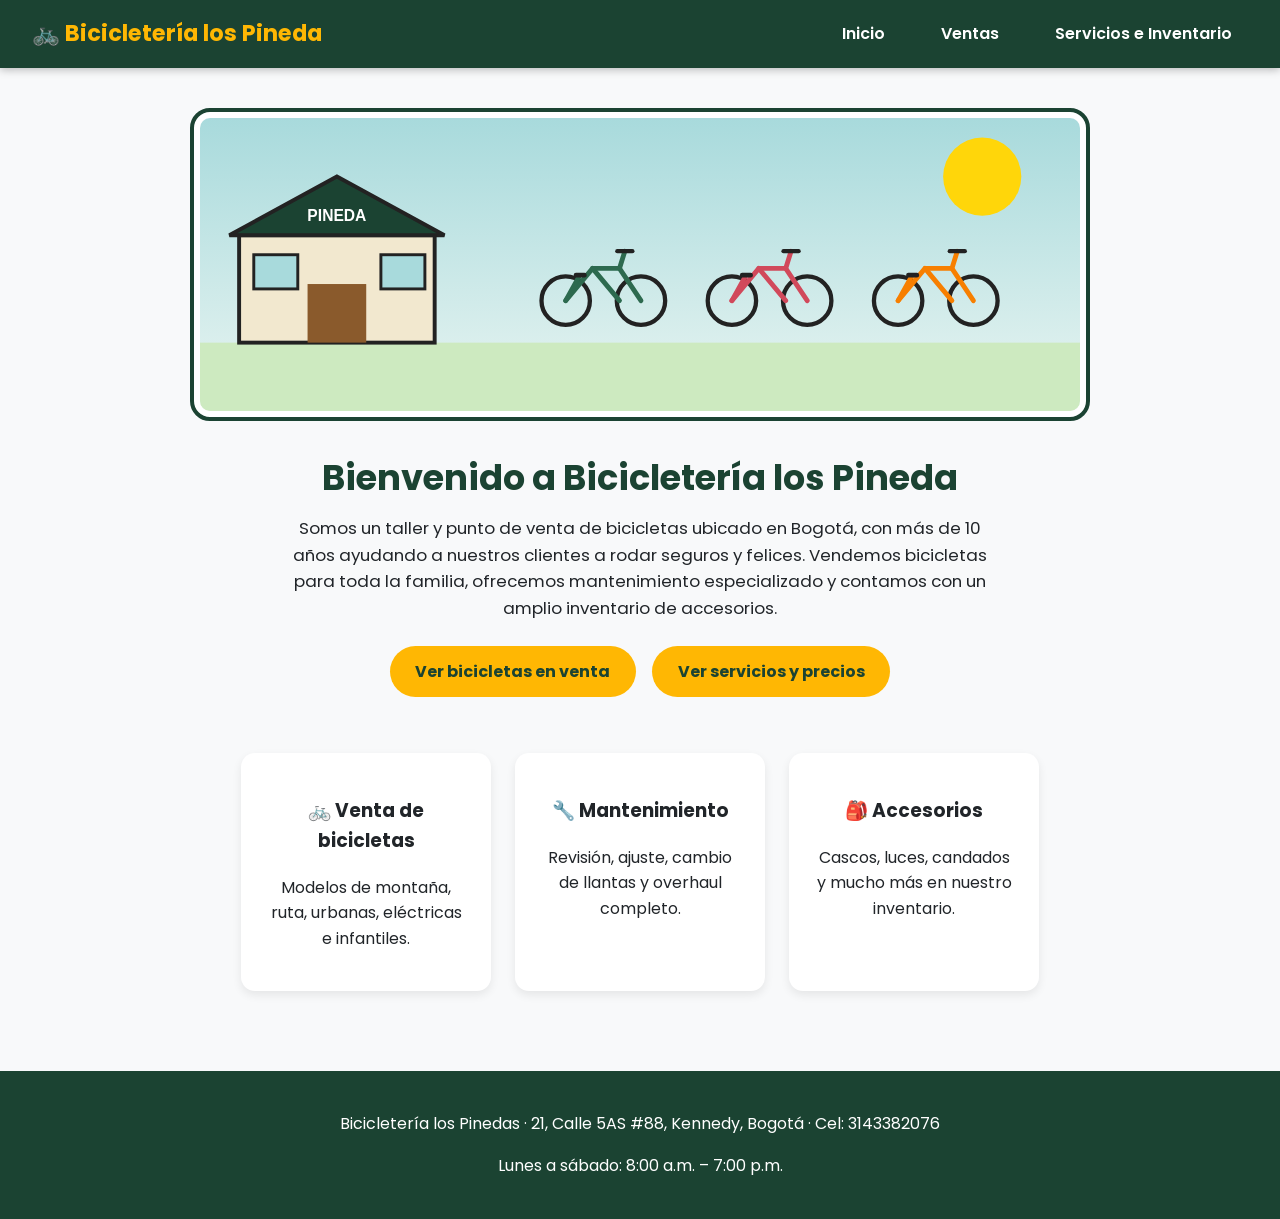
<file: index.html>
<!DOCTYPE html>
<html lang="es">

<head>
  <meta charset="UTF-8">
  <meta name="viewport" content="width=device-width, initial-scale=1.0">
  <title>Bicicletería Pineda | Inicio</title>
  <link rel="preconnect" href="https://fonts.googleapis.com">
  <link href="https://fonts.googleapis.com/css2?family=Poppins:wght@400;600;700&display=swap" rel="stylesheet">
  <link rel="stylesheet" href="css/style.css">
</head>

<body>
  <a href="#main-content" class="skip-link">Saltar al contenido principal</a>

  <header>
    <nav aria-label="Navegación principal">
      <div class="logo">🚲 Bicicletería los Pineda</div>
      <ul>
        <li><a href="index.html">Inicio</a></li>
        <li><a href="ventas.html">Ventas</a></li>
        <li><a href="servicios.html">Servicios e Inventario</a></li>
      </ul>
    </nav>
  </header>

  <main id="main-content">
    <section class="hero">
      <img src="images/hero.svg" class="hero-img"
        alt="Ilustración de tres bicicletas de distintos colores frente a la fachada de la tienda Bicicletería Pineda">
      <h1>Bienvenido a Bicicletería los Pineda</h1>
      <p>Somos un taller y punto de venta de bicicletas ubicado en Bogotá, con más de 10 años ayudando a nuestros
        clientes a rodar seguros y felices. Vendemos bicicletas para toda la familia, ofrecemos mantenimiento
        especializado y contamos con un amplio inventario de accesorios.</p>
      <div class="cta-buttons">
        <a href="ventas.html" class="btn">Ver bicicletas en venta</a>
        <a href="servicios.html" class="btn">Ver servicios y precios</a>
      </div>
    </section>

    <section class="features">
      <div class="feature-card">
        <h3>🚲 Venta de bicicletas</h3>
        <p>Modelos de montaña, ruta, urbanas, eléctricas e infantiles.</p>
      </div>
      <div class="feature-card">
        <h3>🔧 Mantenimiento</h3>
        <p>Revisión, ajuste, cambio de llantas y overhaul completo.</p>
      </div>
      <div class="feature-card">
        <h3>🎒 Accesorios</h3>
        <p>Cascos, luces, candados y mucho más en nuestro inventario.</p>
      </div>
    </section>
  </main>

  <footer>
    <p>Bicicletería los Pinedas · 21, Calle 5AS #88, Kennedy, Bogotá · Cel: 3143382076</p>
    <p>Lunes a sábado: 8:00 a.m. – 7:00 p.m.</p>
  </footer>
</body>

</html>
</file>
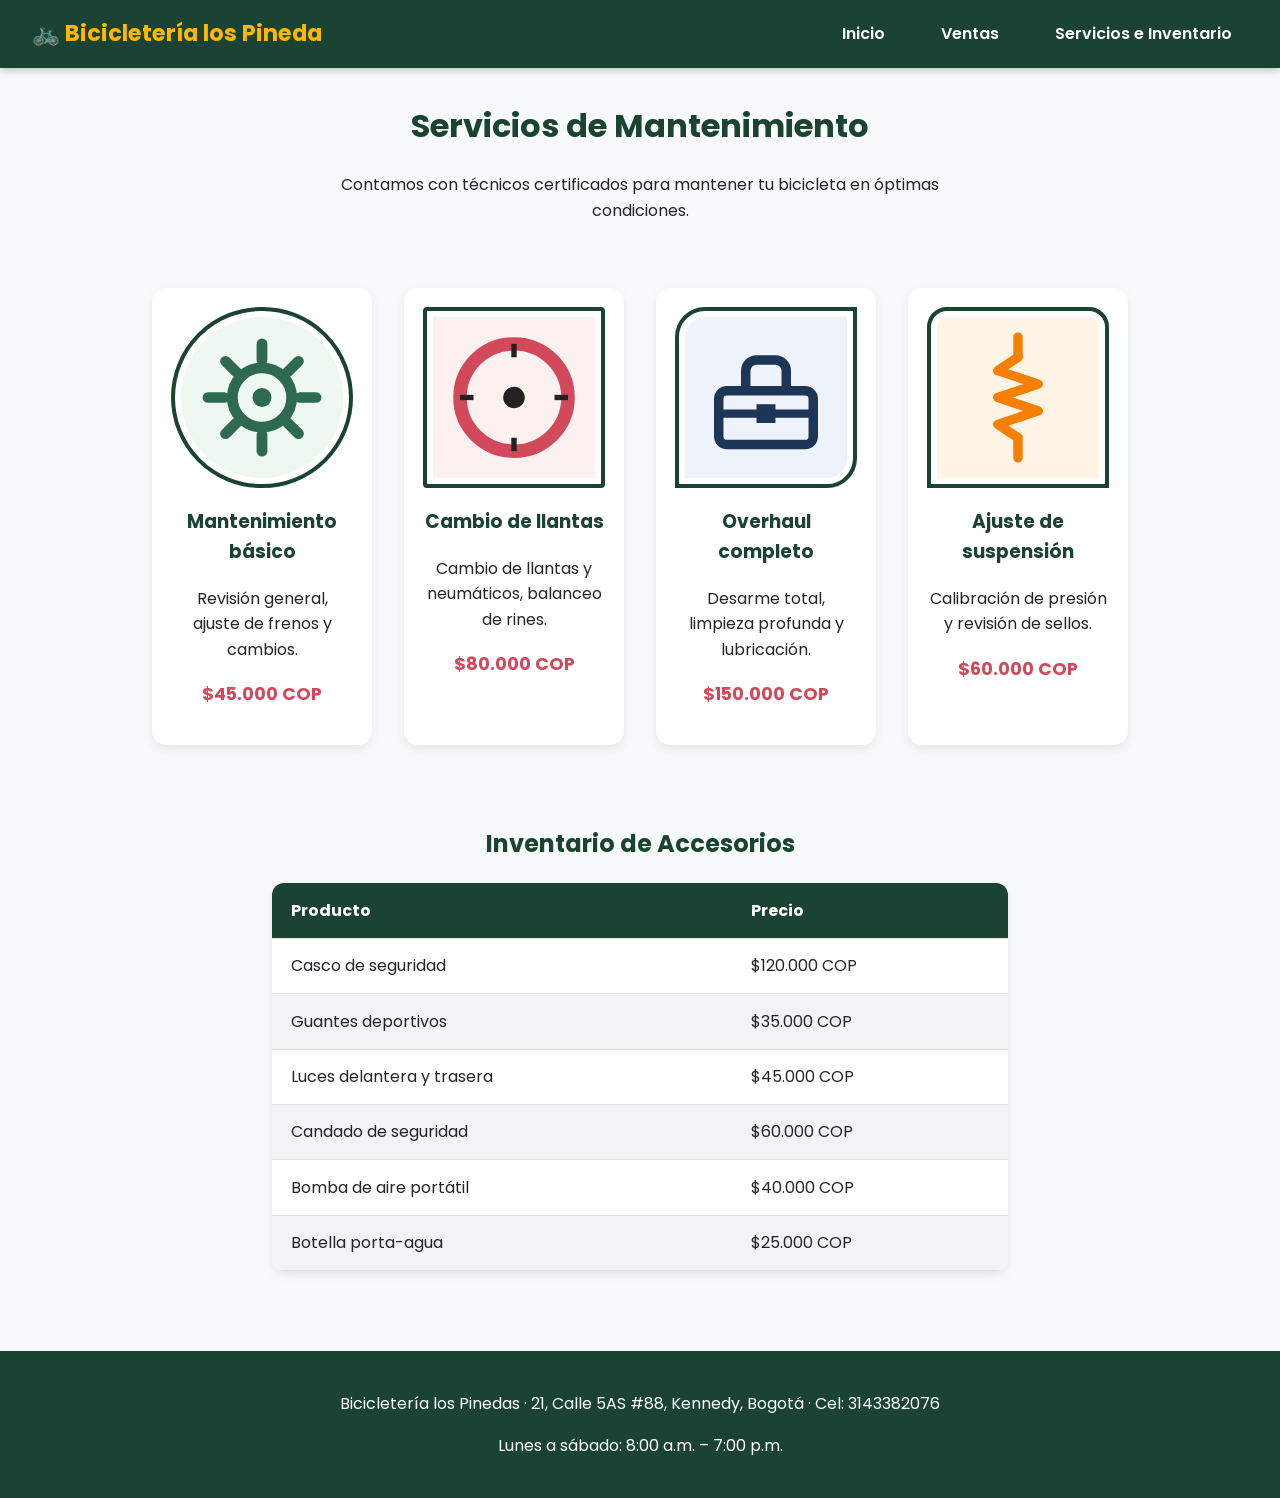
<file: servicios.html>
<!DOCTYPE html>
<html lang="es">

<head>
  <meta charset="UTF-8">
  <meta name="viewport" content="width=device-width, initial-scale=1.0">
  <title>Bicicletería Pineda | Servicios e Inventario</title>
  <link rel="preconnect" href="https://fonts.googleapis.com">
  <link href="https://fonts.googleapis.com/css2?family=Poppins:wght@400;600;700&display=swap" rel="stylesheet">
  <link rel="stylesheet" href="css/style.css">
</head>

<body>
  <a href="#main-content" class="skip-link">Saltar al contenido principal</a>

  <header>
    <nav aria-label="Navegación principal">
      <div class="logo">🚲 Bicicletería los Pineda</div>
      <ul>
        <li><a href="index.html">Inicio</a></li>
        <li><a href="ventas.html">Ventas</a></li>
        <li><a href="servicios.html">Servicios e Inventario</a></li>
      </ul>
    </nav>
  </header>

  <main id="main-content">
    <h1 class="page-header">Servicios de Mantenimiento</h1>
    <p class="page-intro">Contamos con técnicos certificados para mantener tu bicicleta en óptimas condiciones.</p>

    <div class="services-flex">
      <div class="service-card">
        <img src="images/icon-mantenimiento.svg" alt="Icono de engranaje representando mantenimiento">
        <h3>Mantenimiento básico</h3>
        <p>Revisión general, ajuste de frenos y cambios.</p>
        <p class="price">$45.000 COP</p>
      </div>
      <div class="service-card">
        <img src="images/icon-llantas.svg" alt="Icono de llanta de bicicleta">
        <h3>Cambio de llantas</h3>
        <p>Cambio de llantas y neumáticos, balanceo de rines.</p>
        <p class="price">$80.000 COP</p>
      </div>
      <div class="service-card">
        <img src="images/icon-overhaul.svg" alt="Icono de caja de herramientas">
        <h3>Overhaul completo</h3>
        <p>Desarme total, limpieza profunda y lubricación.</p>
        <p class="price">$150.000 COP</p>
      </div>
      <div class="service-card">
        <img src="images/icon-suspension.svg" alt="Icono de amortiguador de suspensión">
        <h3>Ajuste de suspensión</h3>
        <p>Calibración de presión y revisión de sellos.</p>
        <p class="price">$60.000 COP</p>
      </div>
    </div>

    <section class="inventory-section">
      <h2 class="page-header">Inventario de Accesorios</h2>
      <table>
        <thead>
          <tr>
            <th>Producto</th>
            <th>Precio</th>
          </tr>
        </thead>
        <tbody>
          <tr>
            <td>Casco de seguridad</td>
            <td>$120.000 COP</td>
          </tr>
          <tr>
            <td>Guantes deportivos</td>
            <td>$35.000 COP</td>
          </tr>
          <tr>
            <td>Luces delantera y trasera</td>
            <td>$45.000 COP</td>
          </tr>
          <tr>
            <td>Candado de seguridad</td>
            <td>$60.000 COP</td>
          </tr>
          <tr>
            <td>Bomba de aire portátil</td>
            <td>$40.000 COP</td>
          </tr>
          <tr>
            <td>Botella porta-agua</td>
            <td>$25.000 COP</td>
          </tr>
        </tbody>
      </table>
    </section>
  </main>

  <footer>
    <p>Bicicletería los Pinedas · 21, Calle 5AS #88, Kennedy, Bogotá · Cel: 3143382076</p>
    <p>Lunes a sábado: 8:00 a.m. – 7:00 p.m.</p>
  </footer>
</body>

</html>
</file>
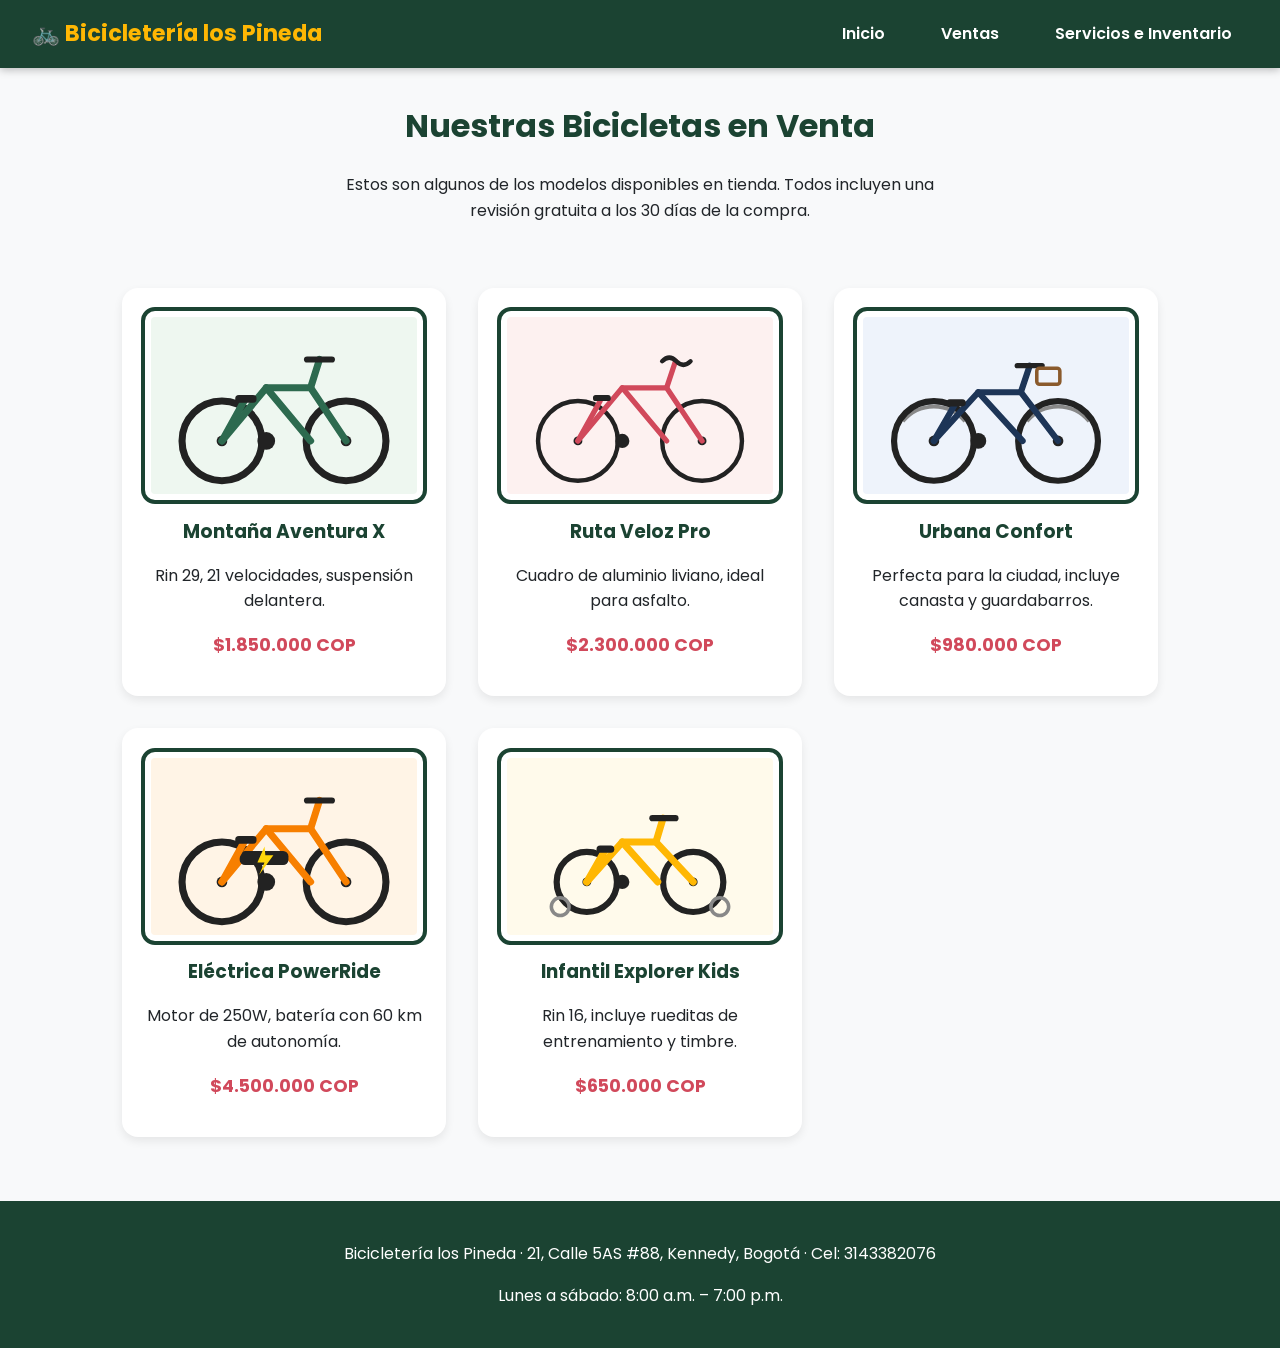
<file: ventas.html>
<!DOCTYPE html>
<html lang="es">

<head>
  <meta charset="UTF-8">
  <meta name="viewport" content="width=device-width, initial-scale=1.0">
  <title>Bicicletería Pineda | Ventas</title>
  <link rel="preconnect" href="https://fonts.googleapis.com">
  <link href="https://fonts.googleapis.com/css2?family=Poppins:wght@400;600;700&display=swap" rel="stylesheet">
  <link rel="stylesheet" href="css/style.css">
</head>

<body>
  <a href="#main-content" class="skip-link">Saltar al contenido principal</a>

  <header>
    <nav aria-label="Navegación principal">
      <div class="logo">🚲 Bicicletería los Pineda</div>
      <ul>
        <li><a href="index.html">Inicio</a></li>
        <li><a href="ventas.html">Ventas</a></li>
        <li><a href="servicios.html">Servicios e Inventario</a></li>
      </ul>
    </nav>
  </header>

  <main id="main-content">
    <h1 class="page-header">Nuestras Bicicletas en Venta</h1>
    <p class="page-intro">Estos son algunos de los modelos disponibles en tienda. Todos incluyen una revisión
      gratuita a los 30 días de la compra.</p>

    <div class="bikes-grid">
      <div class="bike-card">
        <img src="images/bike-mountain.svg" alt="Bicicleta de montaña verde con suspensión delantera">
        <h3>Montaña Aventura X</h3>
        <p>Rin 29, 21 velocidades, suspensión delantera.</p>
        <p class="price">$1.850.000 COP</p>
      </div>
      <div class="bike-card">
        <img src="images/bike-road.svg" alt="Bicicleta de ruta roja con manubrio curvo">
        <h3>Ruta Veloz Pro</h3>
        <p>Cuadro de aluminio liviano, ideal para asfalto.</p>
        <p class="price">$2.300.000 COP</p>
      </div>
      <div class="bike-card">
        <img src="images/bike-urban.svg" alt="Bicicleta urbana azul con canasta delantera">
        <h3>Urbana Confort</h3>
        <p>Perfecta para la ciudad, incluye canasta y guardabarros.</p>
        <p class="price">$980.000 COP</p>
      </div>
      <div class="bike-card">
        <img src="images/bike-electric.svg" alt="Bicicleta eléctrica naranja con batería integrada">
        <h3>Eléctrica PowerRide</h3>
        <p>Motor de 250W, batería con 60 km de autonomía.</p>
        <p class="price">$4.500.000 COP</p>
      </div>
      <div class="bike-card">
        <img src="images/bike-kids.svg" alt="Bicicleta infantil amarilla con rueditas de entrenamiento">
        <h3>Infantil Explorer Kids</h3>
        <p>Rin 16, incluye rueditas de entrenamiento y timbre.</p>
        <p class="price">$650.000 COP</p>
      </div>
    </div>
  </main>

  <footer>
    <p>Bicicletería los Pineda · 21, Calle 5AS #88, Kennedy, Bogotá · Cel: 3143382076</p>
    <p>Lunes a sábado: 8:00 a.m. – 7:00 p.m.</p>
  </footer>
</body>

</html>
</file>
<file: css/style.css>
/* ===== Reset y base ===== */
* {
  box-sizing: border-box;
}

body {
  margin: 0;
  font-family: 'Poppins', Arial, sans-serif;
  background-color: #f8f9fa;
  color: #212529;
  line-height: 1.6;
}

a {
  color: inherit;
}

img {
  max-width: 100%;
  height: auto;
  display: block;
}

/* ===== Requisito 2: enlace "Saltar al contenido principal" ===== */
/* Se posiciona fuera de la pantalla y solo aparece con :focus */
.skip-link {
  position: absolute;
  left: -9999px;
  top: 0;
  background-color: #212529;
  color: #ffffff;
  padding: 14px 24px;
  z-index: 1000;
  text-decoration: none;
  font-weight: 600;
  border-radius: 0 0 8px 0;
}

.skip-link:focus {
  left: 0;
}

/* ===== Requisitos 3 y 6: navegación con flex + al menos 3 propiedades ===== */
header {
  background-color: #1b4332;
}

nav {
  display: flex;
  flex-wrap: wrap;
  align-items: center;
  justify-content: space-between;
  background-color: #1b4332;
  padding: 1rem 2rem;
  box-shadow: 0 2px 8px rgba(0, 0, 0, 0.25);
}

.logo {
  color: #ffb703;
  font-size: 1.4rem;
  font-weight: 700;
}

nav ul {
  list-style: none;
  display: flex;
  gap: 1.5rem;
  margin: 0;
  padding: 0;
}

/* Requisito 7: hover con transición */
nav a {
  text-decoration: none;
  color: #ffffff;
  font-weight: 600;
  padding: 0.5rem 1rem;
  border-radius: 6px;
  transition: background-color 0.3s ease, color 0.3s ease, transform 0.2s ease;
}

nav a:hover,
nav a:focus {
  background-color: #ffb703;
  color: #1b4332;
  transform: translateY(-2px);
}

/* ===== Requisito 4: modelo de caja para TODAS las imagenes ===== */
img {
  border: 4px solid #1b4332;
  padding: 6px;
  border-radius: 14px;
  background-color: #ffffff;
}

/* ===== Encabezados de pagina ===== */
.page-header {
  text-align: center;
  color: #1b4332;
  margin-top: 2rem;
}

.page-intro {
  text-align: center;
  max-width: 600px;
  margin: 0.5rem auto 2rem auto;
}

/* ===== Hero (home) ===== */
.hero {
  text-align: center;
  padding: 2.5rem 1.5rem;
}

.hero-img {
  width: 100%;
  max-width: 900px;
  margin: 0 auto 1.5rem auto;
  border-radius: 20px;
}

.hero h1 {
  font-size: 2.2rem;
  color: #1b4332;
  margin-bottom: 0.5rem;
}

.hero p {
  max-width: 700px;
  margin: 0 auto 1.5rem auto;
  font-size: 1.05rem;
}

.cta-buttons {
  display: flex;
  justify-content: center;
  gap: 1rem;
  flex-wrap: wrap;
}

.btn {
  display: inline-block;
  background-color: #ffb703;
  color: #1b4332;
  padding: 0.8rem 1.6rem;
  border-radius: 30px;
  text-decoration: none;
  font-weight: 700;
  transition: transform 0.25s ease, box-shadow 0.25s ease;
}

.btn:hover {
  transform: scale(1.06);
  box-shadow: 0 6px 14px rgba(0, 0, 0, 0.2);
}

/* ===== Tarjetas de caracteristicas (home) ===== */
.features {
  display: flex;
  flex-wrap: wrap;
  justify-content: center;
  gap: 1.5rem;
  padding: 1rem 2rem 3rem 2rem;
}

.feature-card {
  background-color: #ffffff;
  border-radius: 14px;
  padding: 1.5rem;
  width: 250px;
  text-align: center;
  box-shadow: 0 4px 10px rgba(0, 0, 0, 0.08);
  transition: transform 0.3s ease, box-shadow 0.3s ease;
}

.feature-card:hover {
  transform: translateY(-6px);
  box-shadow: 0 10px 20px rgba(0, 0, 0, 0.15);
}

/* ===== Requisito 5: grid de bicicletas (ventas) ===== */
.bikes-grid {
  display: grid;
  grid-template-columns: repeat(3, 1fr);
  gap: 2rem;
  padding: 2rem;
  max-width: 1100px;
  margin: 0 auto;
}

.bike-card {
  background-color: #ffffff;
  border-radius: 16px;
  padding: 1.2rem;
  text-align: center;
  box-shadow: 0 4px 10px rgba(0, 0, 0, 0.08);
  transition: transform 0.3s ease, box-shadow 0.3s ease;
}

.bike-card:hover {
  transform: translateY(-8px) scale(1.02);
  box-shadow: 0 14px 24px rgba(0, 0, 0, 0.2);
}

.bike-card h3 {
  color: #1b4332;
  margin: 0.8rem 0 0.3rem 0;
}

.price {
  font-weight: 700;
  color: #d1495b;
  font-size: 1.1rem;
}

@media (max-width: 800px) {
  .bikes-grid {
    grid-template-columns: repeat(2, 1fr);
  }
}

@media (max-width: 500px) {
  .bikes-grid {
    grid-template-columns: 1fr;
  }
}

/* ===== Requisito 6: flex de servicios ===== */
.services-flex {
  display: flex;
  flex-wrap: wrap;
  justify-content: center;
  gap: 2rem;
  padding: 2rem;
  max-width: 1100px;
  margin: 0 auto;
}

.service-card {
  background-color: #ffffff;
  width: 220px;
  text-align: center;
  padding: 1.2rem;
  border-radius: 14px;
  box-shadow: 0 4px 10px rgba(0, 0, 0, 0.08);
  transition: transform 0.3s ease;
}

.service-card:hover {
  transform: translateY(-6px);
}

/* ===== Requisito 8: selector nth-child ===== */
/* Cada icono de servicio recibe un border-radius distinto */
.service-card:nth-child(1) img {
  border-radius: 50%;
}

.service-card:nth-child(2) img {
  border-radius: 4px;
}

.service-card:nth-child(3) img {
  border-radius: 30px 0 30px 0;
}

.service-card:nth-child(4) img {
  border-radius: 20px 20px 0 0;
}

.service-card h3 {
  color: #1b4332;
}

/* ===== Tabla de inventario (tambien usa nth-child) ===== */
.inventory-section {
  padding: 1rem 2rem 3rem 2rem;
  max-width: 800px;
  margin: 0 auto;
}

table {
  width: 100%;
  border-collapse: collapse;
  background-color: #ffffff;
  border-radius: 12px;
  overflow: hidden;
  box-shadow: 0 4px 10px rgba(0, 0, 0, 0.08);
}

th,
td {
  padding: 0.9rem 1.2rem;
  text-align: left;
  border-bottom: 1px solid #e0e0e0;
}

thead {
  background-color: #1b4332;
  color: #ffffff;
}

tbody tr:nth-child(even) {
  background-color: #f1f3f5;
}

tbody tr:hover {
  background-color: #ffe8a3;
}

/* ===== Footer ===== */
footer {
  background-color: #1b4332;
  color: #ffffff;
  text-align: center;
  padding: 1.5rem;
  margin-top: 2rem;
}

footer a {
  color: #ffb703;
}
</file>
